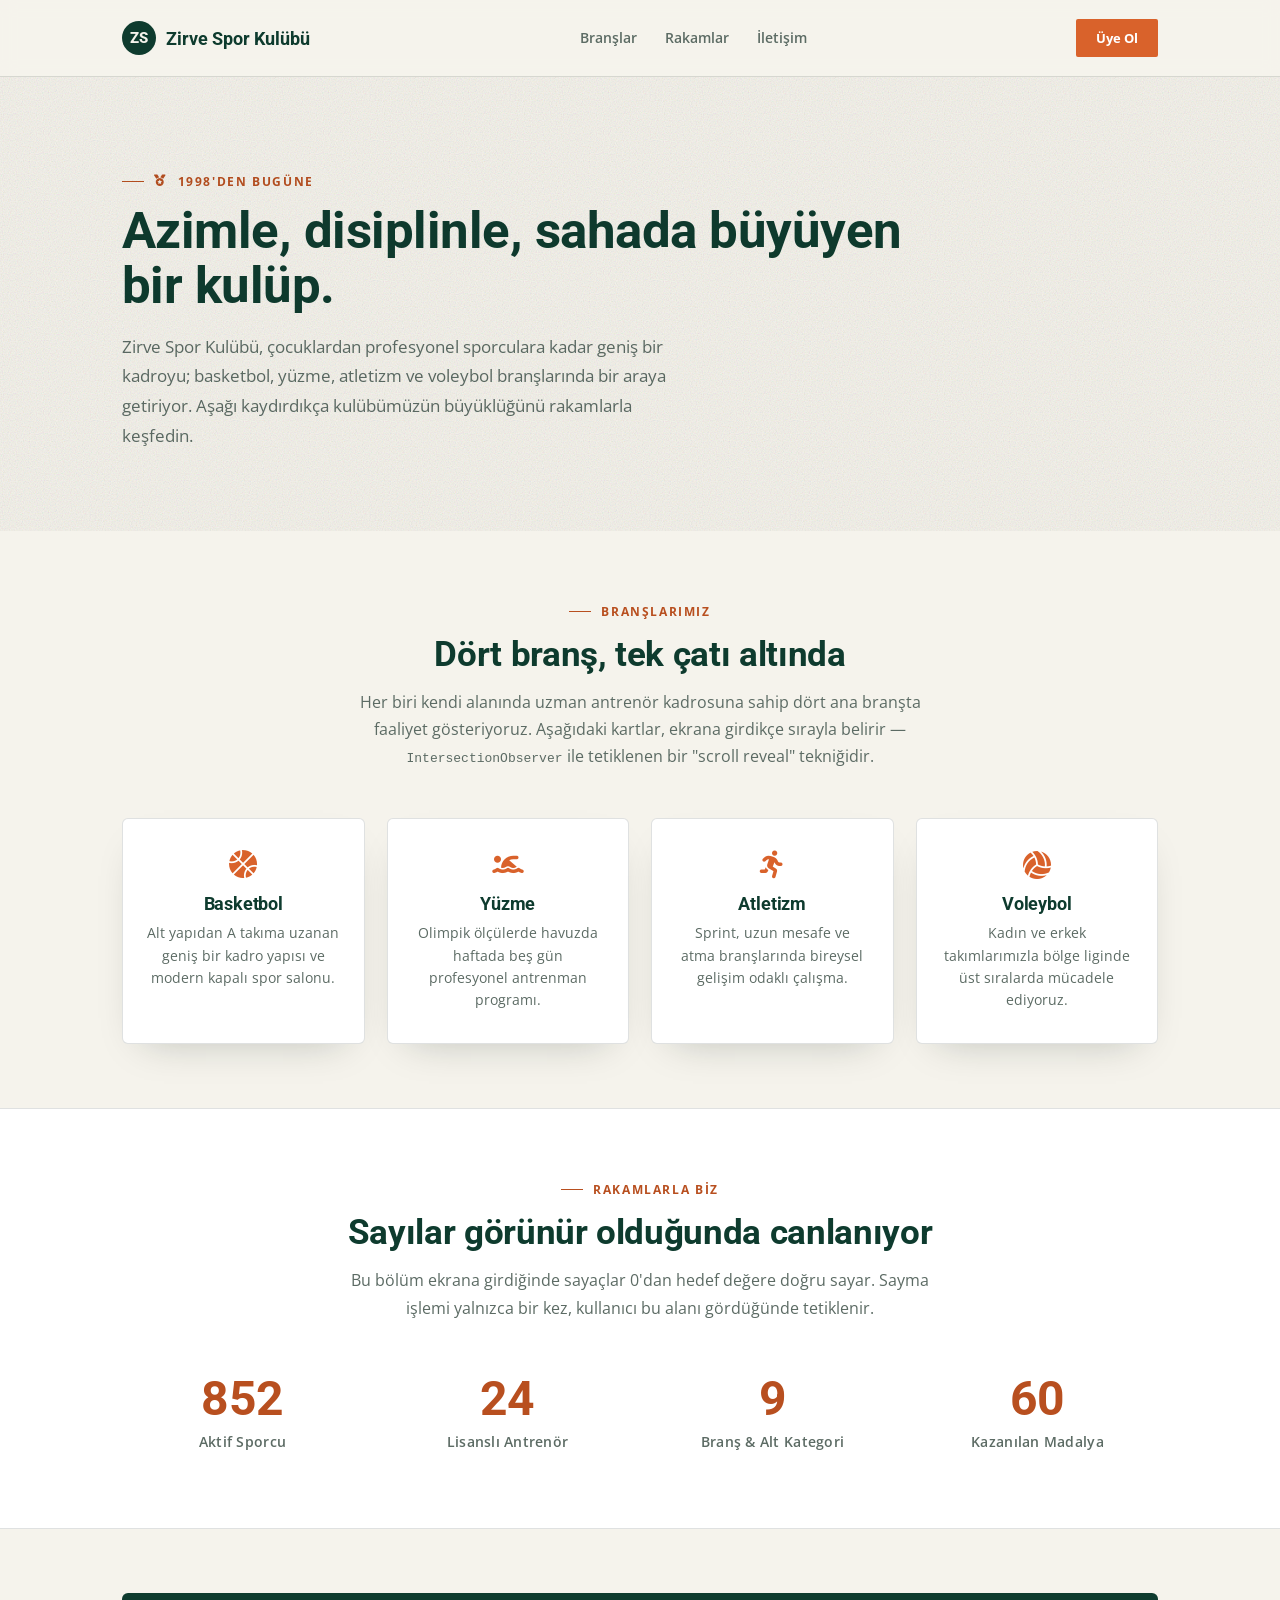
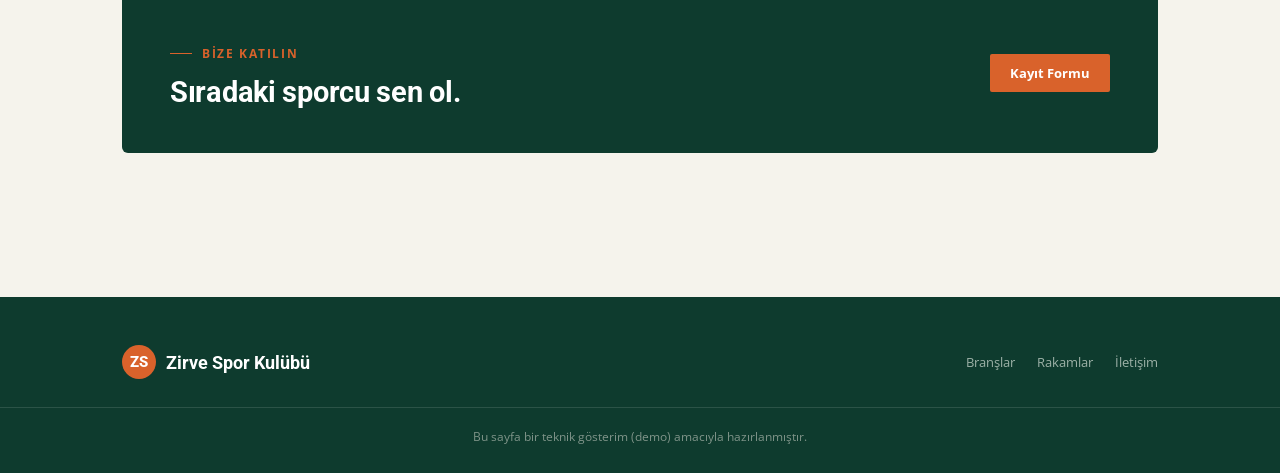
<file: 01-scroll-reveal-counter/index.html>
<!doctype html>
<html lang="tr">
<head>
<meta charset="UTF-8" />
<meta name="viewport" content="width=device-width, initial-scale=1.0" />
<title>Zirve Spor Kulübü — Kulübümüz Rakamlarla</title>
<link rel="preconnect" href="https://fonts.googleapis.com">
<link href="https://fonts.googleapis.com/css2?family=Open+Sans:wght@400;500;600;700&family=Roboto:wght@400;500;700;900&display=swap" rel="stylesheet">
<link rel="stylesheet" href="https://cdnjs.cloudflare.com/ajax/libs/font-awesome/6.5.1/css/all.min.css">
<link rel="stylesheet" href="style.css">
</head>
<body>

<header class="site-header">
  <div class="wrap">
    <div class="logo"><span class="logo-mark">ZS</span> Zirve Spor Kulübü</div>
    <nav class="site-nav">
      <a href="#branslar">Branşlar</a>
      <a href="#rakamlar">Rakamlar</a>
      <a href="#iletisim">İletişim</a>
    </nav>
    <a href="#kayit" class="nav-cta">Üye Ol</a>
  </div>
</header>

<section class="hero">
  <div class="wrap">
    <span class="eyebrow"><i class="fa-solid fa-medal"></i> 1998'den Bugüne</span>
    <h1>Azimle, disiplinle, sahada büyüyen bir kulüp.</h1>
    <p class="lead">Zirve Spor Kulübü, çocuklardan profesyonel sporculara kadar geniş bir kadroyu; basketbol, yüzme, atletizm ve voleybol branşlarında bir araya getiriyor. Aşağı kaydırdıkça kulübümüzün büyüklüğünü rakamlarla keşfedin.</p>
  </div>
</section>

<section id="branslar">
  <div class="wrap">
    <div class="section-title">
      <span class="eyebrow">Branşlarımız</span>
      <h2>Dört branş, tek çatı altında</h2>
      <p>Her biri kendi alanında uzman antrenör kadrosuna sahip dört ana branşta faaliyet gösteriyoruz. Aşağıdaki kartlar, ekrana girdikçe sırayla belirir — <code>IntersectionObserver</code> ile tetiklenen bir "scroll reveal" tekniğidir.</p>
    </div>

    <div class="reveal-group reveal-stagger">
      <div class="reveal-card">
        <i class="fa-solid fa-basketball"></i>
        <h3>Basketbol</h3>
        <p>Alt yapıdan A takıma uzanan geniş bir kadro yapısı ve modern kapalı spor salonu.</p>
      </div>
      <div class="reveal-card">
        <i class="fa-solid fa-person-swimming"></i>
        <h3>Yüzme</h3>
        <p>Olimpik ölçülerde havuzda haftada beş gün profesyonel antrenman programı.</p>
      </div>
      <div class="reveal-card">
        <i class="fa-solid fa-person-running"></i>
        <h3>Atletizm</h3>
        <p>Sprint, uzun mesafe ve atma branşlarında bireysel gelişim odaklı çalışma.</p>
      </div>
      <div class="reveal-card">
        <i class="fa-solid fa-volleyball"></i>
        <h3>Voleybol</h3>
        <p>Kadın ve erkek takımlarımızla bölge liginde üst sıralarda mücadele ediyoruz.</p>
      </div>
    </div>
  </div>
</section>

<section id="rakamlar" class="stats-section">
  <div class="wrap">
    <div class="section-title">
      <span class="eyebrow">Rakamlarla Biz</span>
      <h2>Sayılar görünür olduğunda canlanıyor</h2>
      <p>Bu bölüm ekrana girdiğinde sayaçlar 0'dan hedef değere doğru sayar. Sayma işlemi yalnızca bir kez, kullanıcı bu alanı gördüğünde tetiklenir.</p>
    </div>

    <div class="stats">
      <div class="stat-cell">
        <h2 data-target="1200">0</h2>
        <p>Aktif Sporcu</p>
      </div>
      <div class="stat-cell">
        <h2 data-target="35">0</h2>
        <p>Lisanslı Antrenör</p>
      </div>
      <div class="stat-cell">
        <h2 data-target="14">0</h2>
        <p>Branş &amp; Alt Kategori</p>
      </div>
      <div class="stat-cell">
        <h2 data-target="87">0</h2>
        <p>Kazanılan Madalya</p>
      </div>
    </div>
  </div>
</section>

<section id="iletisim">
  <div class="wrap reveal">
    <div class="cta-band">
      <div>
        <span class="eyebrow">Bize Katılın</span>
        <h2>Sıradaki sporcu sen ol.</h2>
      </div>
      <a href="#kayit" class="nav-cta">Kayıt Formu</a>
    </div>
  </div>
</section>

<footer class="site-footer">
  <div class="wrap">
    <div class="logo"><span class="logo-mark">ZS</span> Zirve Spor Kulübü</div>
    <div class="footer-links">
      <a href="#branslar">Branşlar</a>
      <a href="#rakamlar">Rakamlar</a>
      <a href="#iletisim">İletişim</a>
    </div>
  </div>
  <div class="footer-bottom">Bu sayfa bir teknik gösterim (demo) amacıyla hazırlanmıştır.</div>
</footer>

<script src="script.js"></script>
</body>
</html>
</file>
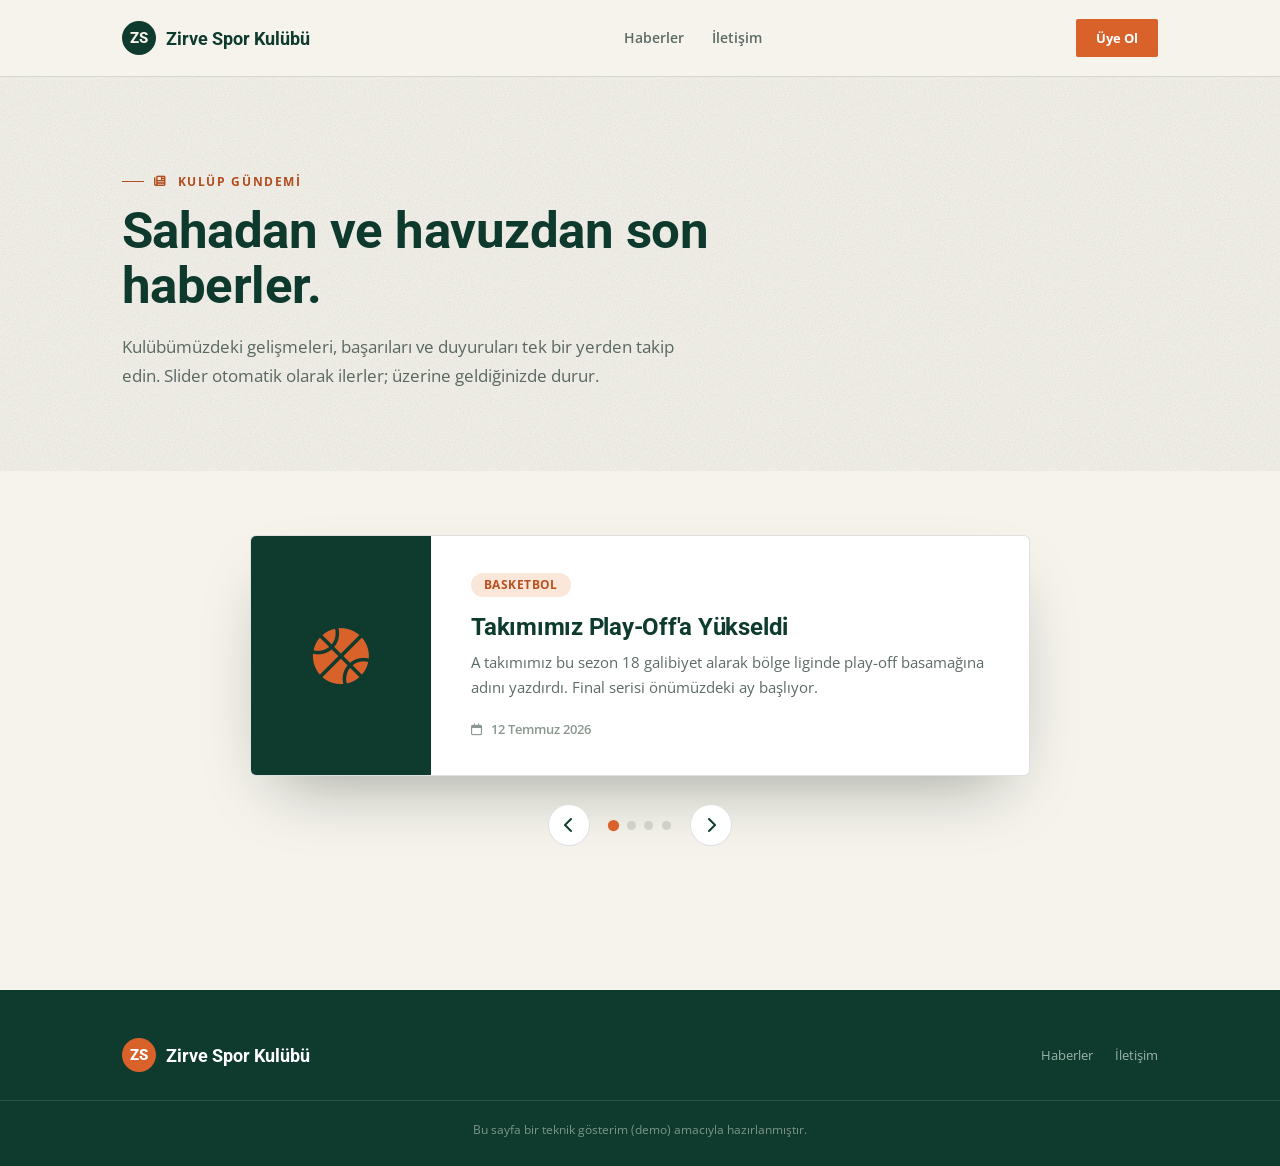
<file: 02-auto-slider/index.html>
<!doctype html>
<html lang="tr">
<head>
<meta charset="UTF-8" />
<meta name="viewport" content="width=device-width, initial-scale=1.0" />
<title>Zirve Spor Kulübü — Kulüp Haberleri</title>
<link rel="preconnect" href="https://fonts.googleapis.com">
<link href="https://fonts.googleapis.com/css2?family=Open+Sans:wght@400;500;600;700&family=Roboto:wght@400;500;700;900&display=swap" rel="stylesheet">
<link rel="stylesheet" href="https://cdnjs.cloudflare.com/ajax/libs/font-awesome/6.5.1/css/all.min.css">
<link rel="stylesheet" href="style.css">
</head>
<body>

<header class="site-header">
  <div class="wrap">
    <div class="logo"><span class="logo-mark">ZS</span> Zirve Spor Kulübü</div>
    <nav class="site-nav">
      <a href="#haberler">Haberler</a>
      <a href="#iletisim">İletişim</a>
    </nav>
    <a href="#" class="nav-cta">Üye Ol</a>
  </div>
</header>

<section class="hero">
  <div class="wrap">
    <span class="eyebrow"><i class="fa-solid fa-newspaper"></i> Kulüp Gündemi</span>
    <h1>Sahadan ve havuzdan son haberler.</h1>
    <p class="lead">Kulübümüzdeki gelişmeleri, başarıları ve duyuruları tek bir yerden takip edin. Slider otomatik olarak ilerler; üzerine geldiğinizde durur.</p>
  </div>
</section>

<section id="haberler">
  <div class="wrap">
    <div class="slider-wrap">
      <div class="slider" id="newsSlider">
        <div class="track" id="sliderTrack">

          <article class="card">
            <div class="card-media"><i class="fa-solid fa-basketball"></i></div>
            <div class="card-body">
              <span class="tag">Basketbol</span>
              <h2>Takımımız Play-Off'a Yükseldi</h2>
              <p>A takımımız bu sezon 18 galibiyet alarak bölge liginde play-off basamağına adını yazdırdı. Final serisi önümüzdeki ay başlıyor.</p>
              <span class="card-date"><i class="fa-regular fa-calendar"></i> 12 Temmuz 2026</span>
            </div>
          </article>

          <article class="card">
            <div class="card-media"><i class="fa-solid fa-person-swimming"></i></div>
            <div class="card-body">
              <span class="tag">Yüzme</span>
              <h2>Genç Yüzücümüzden Bölge Rekoru</h2>
              <p>17 yaşındaki sporcumuz 100m serbest stilde bölge rekorunu kırarak millî takım kampına davet edildi.</p>
              <span class="card-date"><i class="fa-regular fa-calendar"></i> 5 Temmuz 2026</span>
            </div>
          </article>

          <article class="card">
            <div class="card-media"><i class="fa-solid fa-person-running"></i></div>
            <div class="card-body">
              <span class="tag">Atletizm</span>
              <h2>Yeni Antrenörümüz Kadromuza Katıldı</h2>
              <p>Milli takım geçmişine sahip koçumuz, atletizm branşında teknik direktörlük görevine başladı.</p>
              <span class="card-date"><i class="fa-regular fa-calendar"></i> 28 Haziran 2026</span>
            </div>
          </article>

          <article class="card">
            <div class="card-media"><i class="fa-solid fa-volleyball"></i></div>
            <div class="card-body">
              <span class="tag">Kulüp Duyurusu</span>
              <h2>2026-2027 Sezonu Kayıtları Başladı</h2>
              <p>Tüm branşlar için yeni sezon kayıtları açıldı. Erken kayıt yaptıranlara özel forma hediyesi var.</p>
              <span class="card-date"><i class="fa-regular fa-calendar"></i> 20 Haziran 2026</span>
            </div>
          </article>

        </div>
      </div>

      <div class="controls">
        <button id="prevBtn" aria-label="Önceki"><i class="fa-solid fa-chevron-left"></i></button>
        <div class="dots" id="dots"></div>
        <button id="nextBtn" aria-label="Sonraki"><i class="fa-solid fa-chevron-right"></i></button>
      </div>
    </div>
  </div>
</section>

<footer class="site-footer">
  <div class="wrap">
    <div class="logo"><span class="logo-mark">ZS</span> Zirve Spor Kulübü</div>
    <div class="footer-links">
      <a href="#haberler">Haberler</a>
      <a href="#iletisim">İletişim</a>
    </div>
  </div>
  <div class="footer-bottom">Bu sayfa bir teknik gösterim (demo) amacıyla hazırlanmıştır.</div>
</footer>

<script src="script.js"></script>
</body>
</html>
</file>
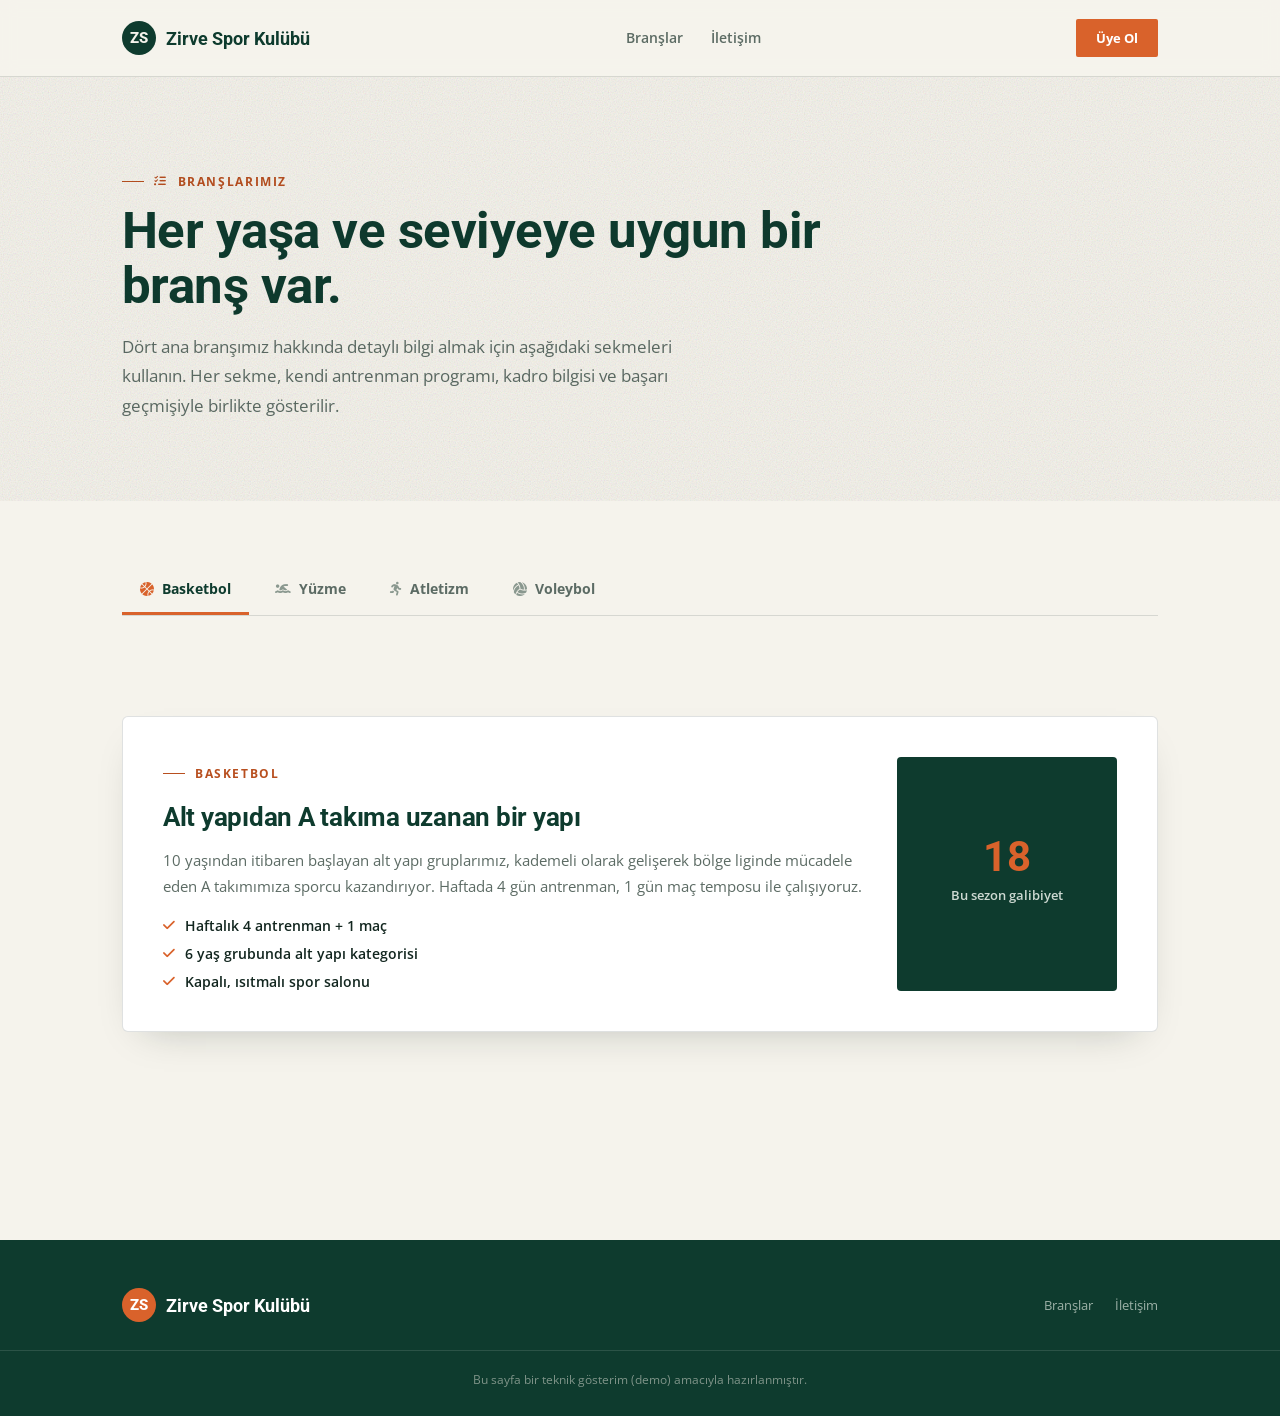
<file: 03-tab-system/index.html>
<!doctype html>
<html lang="tr">
<head>
<meta charset="UTF-8" />
<meta name="viewport" content="width=device-width, initial-scale=1.0" />
<title>Zirve Spor Kulübü — Branşlarımız</title>
<link rel="preconnect" href="https://fonts.googleapis.com">
<link href="https://fonts.googleapis.com/css2?family=Open+Sans:wght@400;500;600;700&family=Roboto:wght@400;500;700;900&display=swap" rel="stylesheet">
<link rel="stylesheet" href="https://cdnjs.cloudflare.com/ajax/libs/font-awesome/6.5.1/css/all.min.css">
<link rel="stylesheet" href="style.css">
</head>
<body>

<header class="site-header">
  <div class="wrap">
    <div class="logo"><span class="logo-mark">ZS</span> Zirve Spor Kulübü</div>
    <nav class="site-nav">
      <a href="#branslar">Branşlar</a>
      <a href="#iletisim">İletişim</a>
    </nav>
    <a href="#" class="nav-cta">Üye Ol</a>
  </div>
</header>

<section class="hero">
  <div class="wrap">
    <span class="eyebrow"><i class="fa-solid fa-list-check"></i> Branşlarımız</span>
    <h1>Her yaşa ve seviyeye uygun bir branş var.</h1>
    <p class="lead">Dört ana branşımız hakkında detaylı bilgi almak için aşağıdaki sekmeleri kullanın. Her sekme, kendi antrenman programı, kadro bilgisi ve başarı geçmişiyle birlikte gösterilir.</p>
  </div>
</section>

<section id="branslar">
  <div class="wrap">
    <div class="tab-bar">
      <button class="tab-btn active" data-tab="basketbol"><i class="fa-solid fa-basketball"></i> Basketbol</button>
      <button class="tab-btn" data-tab="yuzme"><i class="fa-solid fa-person-swimming"></i> Yüzme</button>
      <button class="tab-btn" data-tab="atletizm"><i class="fa-solid fa-person-running"></i> Atletizm</button>
      <button class="tab-btn" data-tab="voleybol"><i class="fa-solid fa-volleyball"></i> Voleybol</button>
    </div>

    <div class="tab-content">

      <section class="tab-pane active" id="tab-basketbol">
        <div class="pane-grid">
          <div class="pane-text">
            <span class="eyebrow">Basketbol</span>
            <h2>Alt yapıdan A takıma uzanan bir yapı</h2>
            <p>10 yaşından itibaren başlayan alt yapı gruplarımız, kademeli olarak gelişerek bölge liginde mücadele eden A takımımıza sporcu kazandırıyor. Haftada 4 gün antrenman, 1 gün maç temposu ile çalışıyoruz.</p>
            <ul class="pane-list">
              <li><i class="fa-solid fa-check"></i> Haftalık 4 antrenman + 1 maç</li>
              <li><i class="fa-solid fa-check"></i> 6 yaş grubunda alt yapı kategorisi</li>
              <li><i class="fa-solid fa-check"></i> Kapalı, ısıtmalı spor salonu</li>
            </ul>
          </div>
          <div class="pane-stat">
            <h3>18</h3><p>Bu sezon galibiyet</p>
          </div>
        </div>
      </section>

      <section class="tab-pane" id="tab-yuzme">
        <div class="pane-grid">
          <div class="pane-text">
            <span class="eyebrow">Yüzme</span>
            <h2>Olimpik havuzda profesyonel program</h2>
            <p>25 metre olimpik havuzumuzda, başlangıç seviyesinden yarışmacı sporcuya kadar geniş bir yelpazede eğitim veriyoruz. Su güvenliği eğitimleri de programımızın bir parçası.</p>
            <ul class="pane-list">
              <li><i class="fa-solid fa-check"></i> Haftada 5 gün antrenman</li>
              <li><i class="fa-solid fa-check"></i> Bölgesel ve ulusal yarışlara katılım</li>
              <li><i class="fa-solid fa-check"></i> Su güvenliği sertifika programı</li>
            </ul>
          </div>
          <div class="pane-stat">
            <h3>4</h3><p>Bölge rekoru</p>
          </div>
        </div>
      </section>

      <section class="tab-pane" id="tab-atletizm">
        <div class="pane-grid">
          <div class="pane-text">
            <span class="eyebrow">Atletizm</span>
            <h2>Sprint, mesafe ve atma branşlarında uzmanlık</h2>
            <p>Sporcularımız bireysel gelişim planlarıyla; sprint, uzun mesafe koşu ve atma branşlarında (gülle, disk) çalışıyor. Kondisyon ve teknik antrenmanlar ayrı gruplarda yürütülür.</p>
            <ul class="pane-list">
              <li><i class="fa-solid fa-check"></i> Bireysel gelişim takip sistemi</li>
              <li><i class="fa-solid fa-check"></i> Milli takım geçmişine sahip koç kadrosu</li>
              <li><i class="fa-solid fa-check"></i> Yaz kampı programı</li>
            </ul>
          </div>
          <div class="pane-stat">
            <h3>12</h3><p>Aktif yarışmacı</p>
          </div>
        </div>
      </section>

      <section class="tab-pane" id="tab-voleybol">
        <div class="pane-grid">
          <div class="pane-text">
            <span class="eyebrow">Voleybol</span>
            <h2>Kadın ve erkek takımlarıyla lig mücadelesi</h2>
            <p>Kadın ve erkek takımlarımız bölge liginde üst sıralarda yer alıyor. Genç sporcularımız için ayrı bir gelişim ligi de düzenliyoruz.</p>
            <ul class="pane-list">
              <li><i class="fa-solid fa-check"></i> Kadın ve erkek A takımı</li>
              <li><i class="fa-solid fa-check"></i> Genç gelişim ligi</li>
              <li><i class="fa-solid fa-check"></i> Haftada 4 antrenman</li>
            </ul>
          </div>
          <div class="pane-stat">
            <h3>2.</h3><p>Bölge ligi sırası</p>
          </div>
        </div>
      </section>

    </div>
  </div>
</section>

<footer class="site-footer">
  <div class="wrap">
    <div class="logo"><span class="logo-mark">ZS</span> Zirve Spor Kulübü</div>
    <div class="footer-links">
      <a href="#branslar">Branşlar</a>
      <a href="#iletisim">İletişim</a>
    </div>
  </div>
  <div class="footer-bottom">Bu sayfa bir teknik gösterim (demo) amacıyla hazırlanmıştır.</div>
</footer>

<script src="script.js"></script>
</body>
</html>
</file>
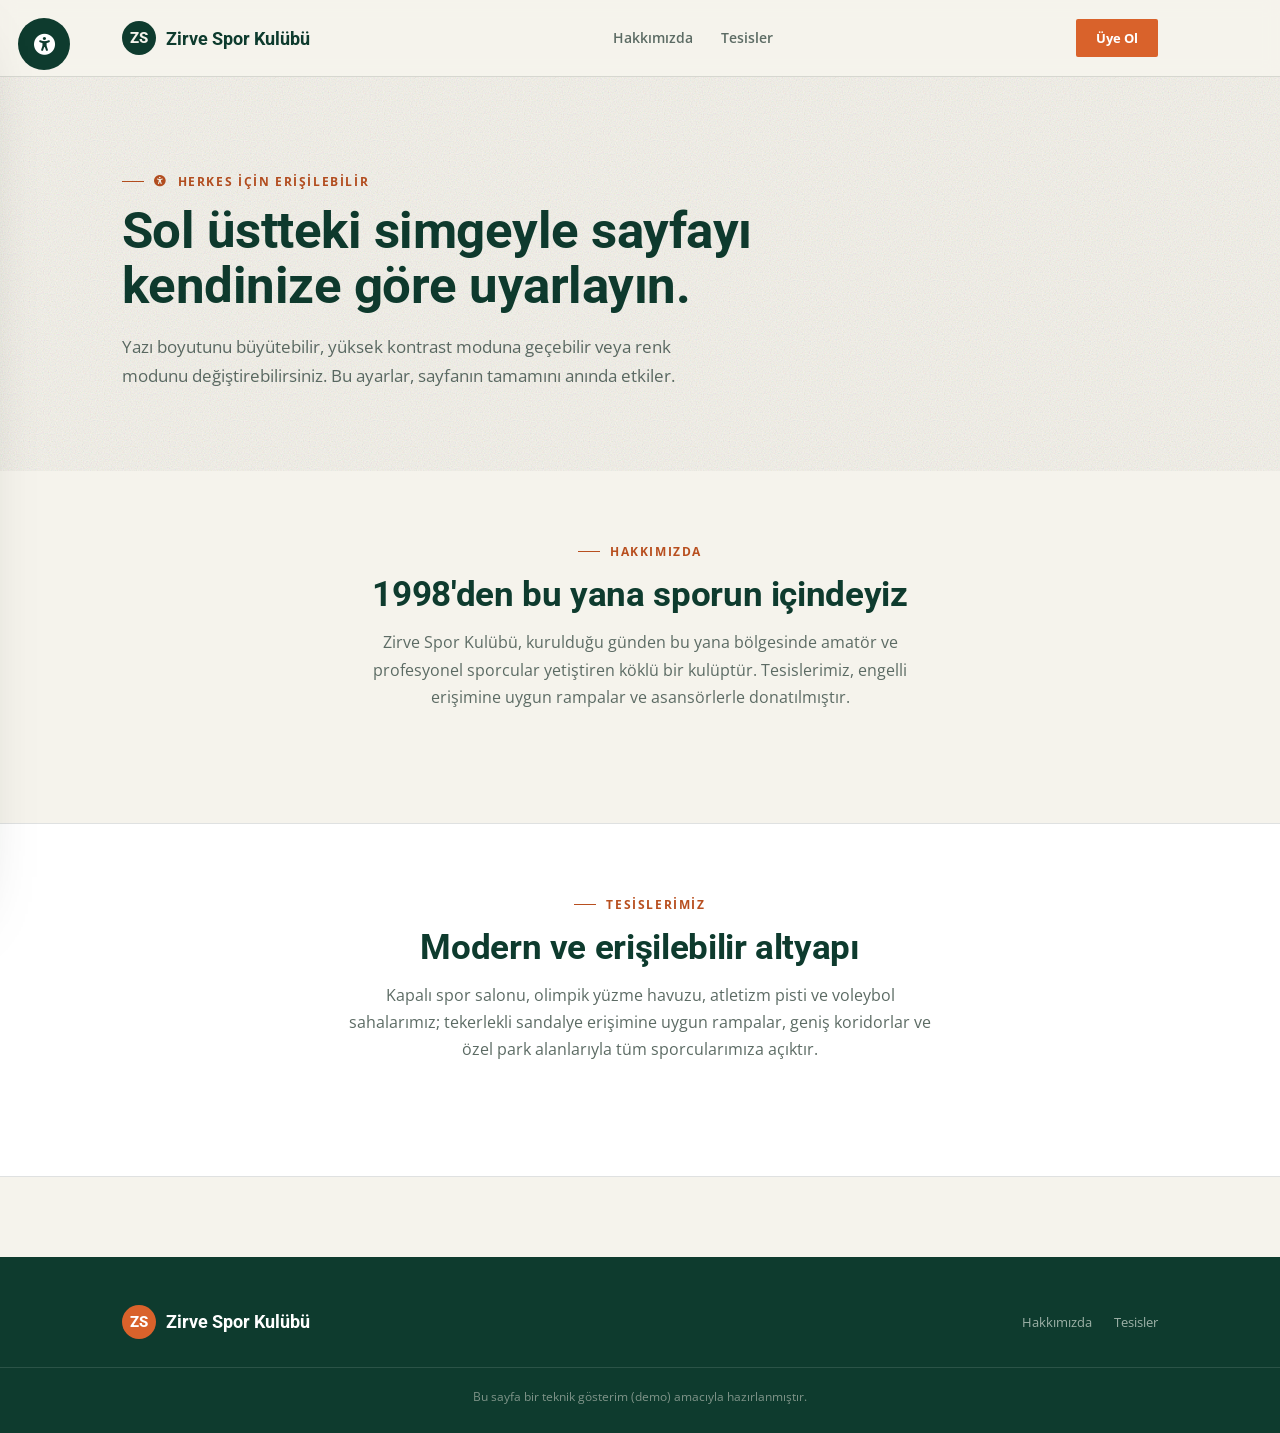
<file: 04-accessibility-panel/index.html>
<!doctype html>
<html lang="tr">
<head>
<meta charset="UTF-8" />
<meta name="viewport" content="width=device-width, initial-scale=1.0" />
<title>Zirve Spor Kulübü — Erişilebilirlik</title>
<link rel="preconnect" href="https://fonts.googleapis.com">
<link href="https://fonts.googleapis.com/css2?family=Open+Sans:wght@400;500;600;700&family=Roboto:wght@400;500;700;900&display=swap" rel="stylesheet">
<link rel="stylesheet" href="https://cdnjs.cloudflare.com/ajax/libs/font-awesome/6.5.1/css/all.min.css">
<link rel="stylesheet" href="style.css">
</head>
<body>

<button id="accessBtn" class="access-toggle" aria-label="Erişilebilirlik Ayarları">
  <i class="fa-solid fa-universal-access"></i>
</button>

<aside id="accessibilityPanel" class="access-panel">
  <div class="access-header">
    <h2><i class="fa-solid fa-universal-access"></i> Erişilebilirlik</h2>
    <button id="closePanel" class="close-btn" aria-label="Kapat"><i class="fa-solid fa-xmark"></i></button>
  </div>

  <div class="group">
    <p>Yazı Boyutu</p>
    <div class="btn-row">
      <button id="textSizeDown" class="chip"><i class="fa-solid fa-minus"></i></button>
      <span id="textSizeLabel" class="chip-label">Normal</span>
      <button id="textSizeUp" class="chip"><i class="fa-solid fa-plus"></i></button>
    </div>
  </div>

  <div class="group">
    <p>Kontrast</p>
    <button id="contrastBtn" class="full-btn"><i class="fa-solid fa-circle-half-stroke"></i> Yüksek Kontrast Aç/Kapat</button>
  </div>

  <div class="group">
    <p>Renk Modu</p>
    <div class="color-options">
      <button class="color-btn active" data-mode="normal">Normal</button>
      <button class="color-btn" data-mode="mono">Gri Tonlama</button>
      <button class="color-btn" data-mode="warm">Sıcak Ton</button>
    </div>
  </div>

  <div class="group">
    <p>Odak Vurgusu</p>
    <button id="focusBtn" class="full-btn"><i class="fa-solid fa-crosshairs"></i> Bağlantı Vurgusunu Aç/Kapat</button>
  </div>

  <button id="resetBtn" class="reset-btn">Ayarları Sıfırla</button>
</aside>

<header class="site-header">
  <div class="wrap">
    <div class="logo"><span class="logo-mark">ZS</span> Zirve Spor Kulübü</div>
    <nav class="site-nav">
      <a href="#hakkimizda">Hakkımızda</a>
      <a href="#tesisler">Tesisler</a>
    </nav>
    <a href="#" class="nav-cta">Üye Ol</a>
  </div>
</header>

<section class="hero">
  <div class="wrap">
    <span class="eyebrow"><i class="fa-solid fa-universal-access"></i> Herkes İçin Erişilebilir</span>
    <h1>Sol üstteki simgeyle sayfayı kendinize göre uyarlayın.</h1>
    <p class="lead">Yazı boyutunu büyütebilir, yüksek kontrast moduna geçebilir veya renk modunu değiştirebilirsiniz. Bu ayarlar, sayfanın tamamını anında etkiler.</p>
  </div>
</section>

<section id="hakkimizda">
  <div class="wrap">
    <div class="section-title">
      <span class="eyebrow">Hakkımızda</span>
      <h2>1998'den bu yana sporun içindeyiz</h2>
      <p>Zirve Spor Kulübü, kurulduğu günden bu yana bölgesinde amatör ve profesyonel sporcular yetiştiren köklü bir kulüptür. Tesislerimiz, engelli erişimine uygun rampalar ve asansörlerle donatılmıştır.</p>
    </div>
  </div>
</section>

<section id="tesisler" style="background:var(--panel); border-top:1px solid var(--line); border-bottom:1px solid var(--line);">
  <div class="wrap">
    <div class="section-title">
      <span class="eyebrow">Tesislerimiz</span>
      <h2>Modern ve erişilebilir altyapı</h2>
      <p>Kapalı spor salonu, olimpik yüzme havuzu, atletizm pisti ve voleybol sahalarımız; tekerlekli sandalye erişimine uygun rampalar, geniş koridorlar ve özel park alanlarıyla tüm sporcularımıza açıktır.</p>
    </div>
  </div>
</section>

<footer class="site-footer">
  <div class="wrap">
    <div class="logo"><span class="logo-mark">ZS</span> Zirve Spor Kulübü</div>
    <div class="footer-links">
      <a href="#hakkimizda">Hakkımızda</a>
      <a href="#tesisler">Tesisler</a>
    </div>
  </div>
  <div class="footer-bottom">Bu sayfa bir teknik gösterim (demo) amacıyla hazırlanmıştır.</div>
</footer>

<script src="script.js"></script>
</body>
</html>
</file>
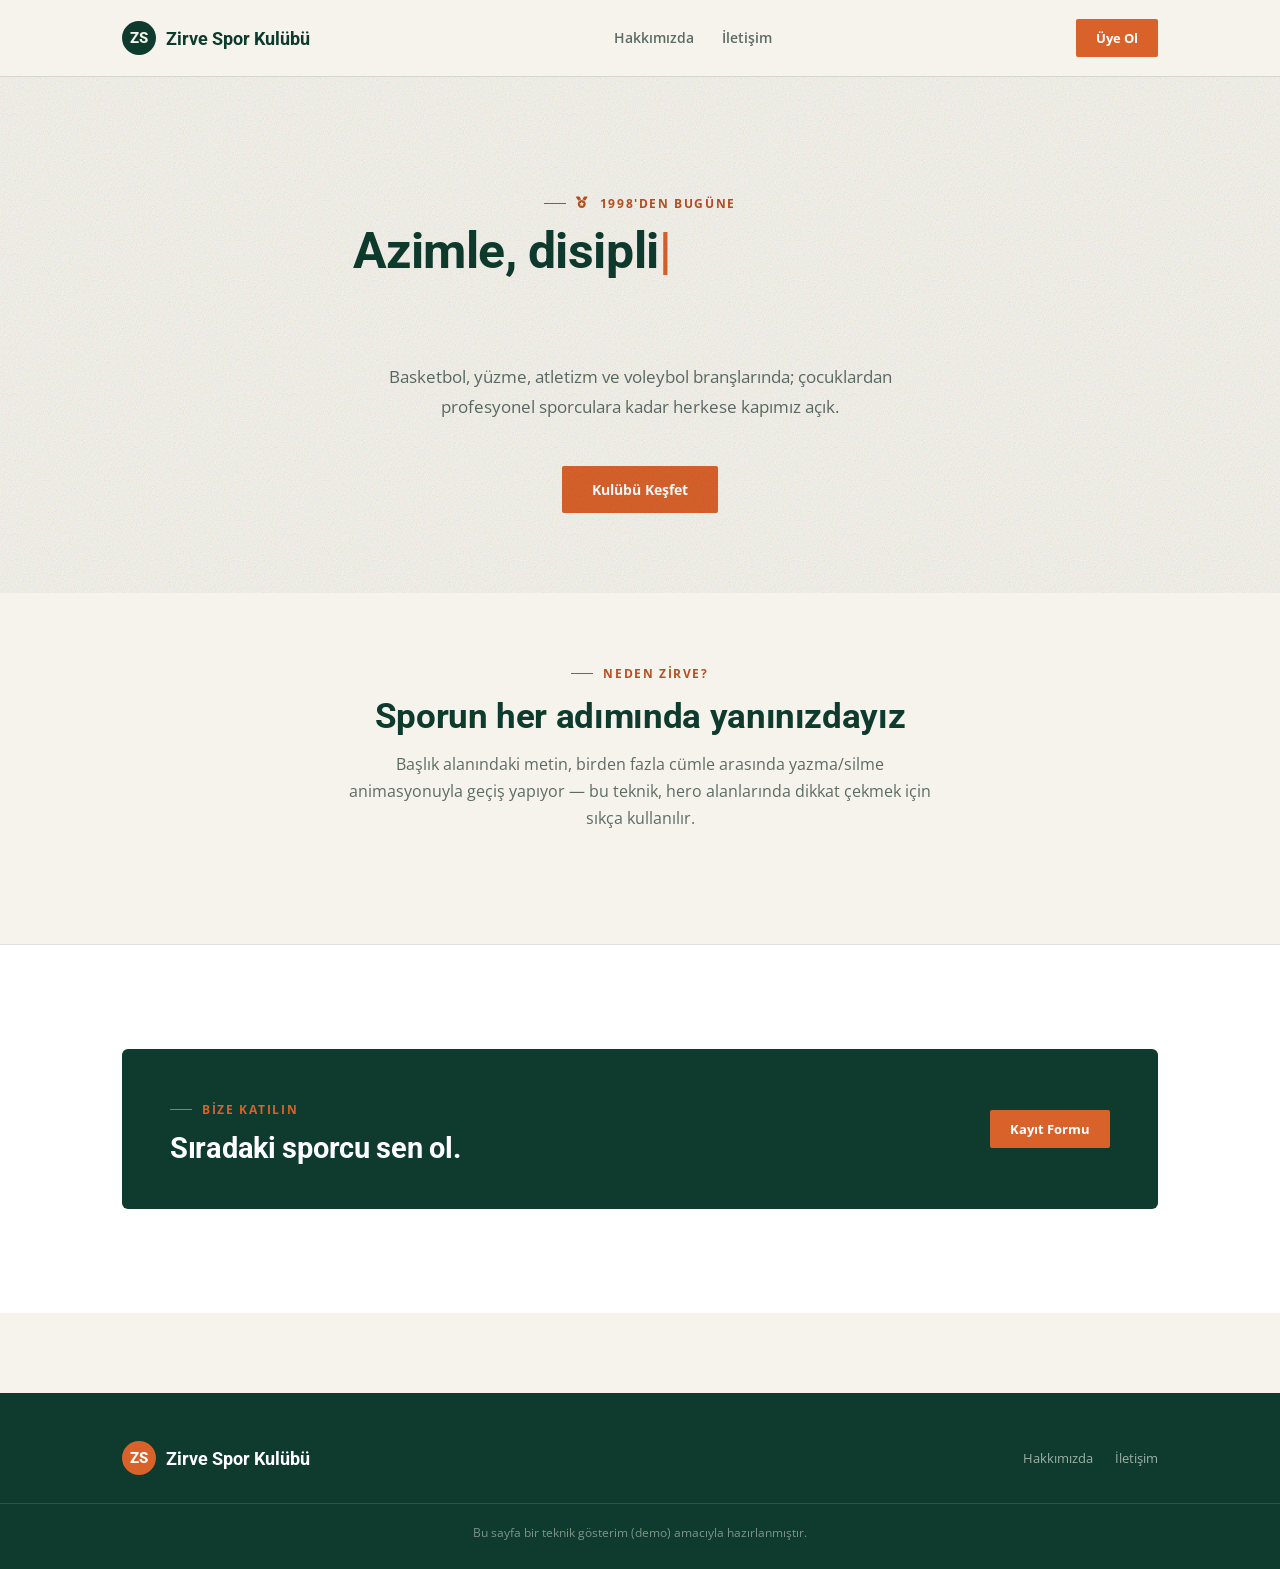
<file: 05-typewriter/index.html>
<!doctype html>
<html lang="tr">
<head>
<meta charset="UTF-8" />
<meta name="viewport" content="width=device-width, initial-scale=1.0" />
<title>Zirve Spor Kulübü</title>
<link rel="preconnect" href="https://fonts.googleapis.com">
<link href="https://fonts.googleapis.com/css2?family=Open+Sans:wght@400;500;600;700&family=Roboto:wght@400;500;700;900&display=swap" rel="stylesheet">
<link rel="stylesheet" href="https://cdnjs.cloudflare.com/ajax/libs/font-awesome/6.5.1/css/all.min.css">
<link rel="stylesheet" href="style.css">
</head>
<body>

<header class="site-header">
  <div class="wrap">
    <div class="logo"><span class="logo-mark">ZS</span> Zirve Spor Kulübü</div>
    <nav class="site-nav">
      <a href="#hakkimizda">Hakkımızda</a>
      <a href="#iletisim">İletişim</a>
    </nav>
    <a href="#" class="nav-cta">Üye Ol</a>
  </div>
</header>

<section class="hero typewriter-hero">
  <div class="wrap">
    <span class="eyebrow"><i class="fa-solid fa-medal"></i> 1998'den Bugüne</span>
    <h1>
      <span id="typewriter"></span><span class="cursor">|</span>
    </h1>
    <p class="lead">Basketbol, yüzme, atletizm ve voleybol branşlarında; çocuklardan profesyonel sporculara kadar herkese kapımız açık.</p>
    <a href="#iletisim" class="nav-cta big">Kulübü Keşfet</a>
  </div>
</section>

<section id="hakkimizda">
  <div class="wrap">
    <div class="section-title">
      <span class="eyebrow">Neden Zirve?</span>
      <h2>Sporun her adımında yanınızdayız</h2>
      <p>Başlık alanındaki metin, birden fazla cümle arasında yazma/silme animasyonuyla geçiş yapıyor — bu teknik, hero alanlarında dikkat çekmek için sıkça kullanılır.</p>
    </div>
  </div>
</section>

<section id="iletisim" style="background:var(--panel); border-top:1px solid var(--line);">
  <div class="wrap reveal">
    <div class="cta-band">
      <div>
        <span class="eyebrow">Bize Katılın</span>
        <h2>Sıradaki sporcu sen ol.</h2>
      </div>
      <a href="#" class="nav-cta">Kayıt Formu</a>
    </div>
  </div>
</section>

<footer class="site-footer">
  <div class="wrap">
    <div class="logo"><span class="logo-mark">ZS</span> Zirve Spor Kulübü</div>
    <div class="footer-links">
      <a href="#hakkimizda">Hakkımızda</a>
      <a href="#iletisim">İletişim</a>
    </div>
  </div>
  <div class="footer-bottom">Bu sayfa bir teknik gösterim (demo) amacıyla hazırlanmıştır.</div>
</footer>

<script src="script.js"></script>
</body>
</html>
</file>
<file: 01-scroll-reveal-counter/style.css>
/* ===================================================================
   ZİRVE SPOR KULÜBÜ — ORTAK TASARIM SİSTEMİ (DESIGN TOKENS)
   Editöryal, gazete tadında kurumsal tasarım dili.
=================================================================== */
:root{
  --ink:#0e3b2e;
  --ink-2:#12261f;
  --slate:#5c6b64;
  --slate-light:#8a988f;
  --paper:#f5f3ec;
  --panel:#ffffff;
  --line:rgba(14,30,23,.13);
  --line-soft:rgba(14,30,23,.07);

  --accent:#d9622b;
  --accent-deep:#b84f1f;
  --accent-soft:#fbe7da;
  --gold:#a67c3d;

  --r-lg:6px;
  --r-md:4px;
  --r-sm:2px;

  --ease:cubic-bezier(.19,1,.22,1);
  --serif:'Roboto', Arial, sans-serif;
  --sans:'Open Sans', Arial, sans-serif;

  --shadow-soft:0 16px 40px -22px rgba(14,30,23,.28);
  --shadow-deep:0 30px 70px -28px rgba(14,30,23,.4);
  --grain:url("data:image/svg+xml,%3Csvg xmlns='http://www.w3.org/2000/svg' width='140' height='140'%3E%3Cfilter id='n'%3E%3CfeTurbulence type='fractalNoise' baseFrequency='0.85' numOctaves='2' stitchTiles='stitch'/%3E%3C/filter%3E%3Crect width='100%25' height='100%25' filter='url(%23n)' opacity='0.5'/%3E%3C/svg%3E");
}
*{box-sizing:border-box;}
html{scroll-behavior:smooth;}
body{
  margin:0; padding:0; background:var(--paper); color:var(--ink-2);
  font-family:var(--sans); -webkit-font-smoothing:antialiased; overflow-x:hidden;
}
img{max-width:100%; display:block;}
a{color:inherit; text-decoration:none;}
.wrap{max-width:1100px; margin:0 auto; padding:0 32px;}
button{font-family:inherit;}
h1,h2,h3,h4{font-family:var(--serif); margin:0; color:var(--ink); letter-spacing:-.01em; font-weight:700;}

.eyebrow{display:inline-flex; align-items:center; gap:10px; font-size:11.5px; font-weight:700; letter-spacing:.14em; text-transform:uppercase; color:var(--accent-deep); margin-bottom:14px;}
.eyebrow::before{content:''; width:22px; height:1px; background:var(--accent-deep);}

/* ---------- header ---------- */
.site-header{
  position:sticky; top:0; z-index:100;
  background:rgba(245,243,236,.92); backdrop-filter:blur(8px);
  border-bottom:1px solid var(--line);
}
.site-header .wrap{display:flex; align-items:center; justify-content:space-between; height:76px;}
.logo{display:flex; align-items:center; gap:10px; font-family:var(--serif); font-weight:700; font-size:18px; color:var(--ink);}
.logo-mark{width:34px; height:34px; border-radius:50%; background:var(--ink); color:var(--paper); display:flex; align-items:center; justify-content:center; font-size:15px; font-weight:800;}
.site-nav{display:flex; gap:28px; font-size:13.5px; font-weight:600; color:var(--slate);}
.site-nav a:hover{color:var(--ink);}
.nav-cta{background:var(--accent); color:#fff !important; padding:10px 20px; border-radius:var(--r-sm); font-weight:700; font-size:13px; transition:.25s var(--ease);}
.nav-cta:hover{background:var(--accent-deep);}

/* ---------- hero ---------- */
.hero{position:relative; padding:88px 0 64px; overflow:hidden;}
.hero::after{content:''; position:absolute; inset:0; background:var(--grain); opacity:.5; pointer-events:none; mix-blend-mode:multiply;}
.hero h1{font-size:clamp(2.2rem, 4vw, 3.4rem); line-height:1.08; max-width:780px;}
.hero p.lead{font-size:16.5px; color:var(--slate); max-width:560px; line-height:1.8; margin-top:18px;}

/* ---------- footer ---------- */
.site-footer{background:var(--ink); color:#cdd9d2; padding:48px 0 28px; margin-top:80px;}
.site-footer .wrap{display:flex; justify-content:space-between; align-items:center; flex-wrap:wrap; gap:16px;}
.site-footer .logo{color:#fff;}
.site-footer .logo-mark{background:var(--accent); color:#fff;}
.footer-links{display:flex; gap:22px; font-size:13px; color:#9db1a7;}
.footer-links a:hover{color:#fff;}
.footer-bottom{border-top:1px solid rgba(255,255,255,.12); margin-top:28px; padding-top:20px; font-size:12px; color:#7f9489; text-align:center;}

/* ---------- reveal-on-scroll (shared) ---------- */
.reveal{opacity:0; transform:translateY(24px); transition:opacity .9s var(--ease), transform .9s var(--ease);}
.reveal.in{opacity:1; transform:translateY(0);}
.reveal-stagger > *{opacity:0; transform:translateY(20px); transition:opacity .8s var(--ease), transform .8s var(--ease);}
.reveal-stagger.in > *{opacity:1; transform:translateY(0);}
.reveal-stagger.in > *:nth-child(1){transition-delay:.03s;}
.reveal-stagger.in > *:nth-child(2){transition-delay:.1s;}
.reveal-stagger.in > *:nth-child(3){transition-delay:.17s;}
.reveal-stagger.in > *:nth-child(4){transition-delay:.24s;}

.section-title{max-width:600px; margin:0 auto 48px; text-align:center;}
.section-title .eyebrow{justify-content:center;}
.section-title h2{font-size:clamp(1.6rem,3vw,2.2rem);}
.section-title p{color:var(--slate); margin-top:14px; line-height:1.7;}

section{padding:64px 0;}

/* ---------- sayfa özel: branş kartları ---------- */
.reveal-group{
  display:grid;
  grid-template-columns:repeat(4, 1fr);
  gap:22px;
}
.reveal-card{
  background:var(--panel);
  border:1px solid var(--line);
  border-radius:var(--r-lg);
  padding:32px 24px;
  text-align:center;
  box-shadow:var(--shadow-soft);
  transition:transform .35s var(--ease), box-shadow .35s var(--ease);
}
.reveal-card:hover{
  transform:translateY(-6px);
  box-shadow:var(--shadow-deep);
}
.reveal-card i{
  font-size:28px;
  color:var(--accent);
  margin-bottom:14px;
}
.reveal-card h3{ font-size:18px; margin-bottom:8px; }
.reveal-card p{ color:var(--slate); font-size:13.5px; line-height:1.65; margin:0; }

/* ---------- istatistik bölümü ---------- */
.stats-section{ background:var(--panel); border-top:1px solid var(--line); border-bottom:1px solid var(--line); }
.stats{
  display:grid;
  grid-template-columns:repeat(4, 1fr);
  gap:24px;
  text-align:center;
}
.stat-cell h2{
  font-size:3rem;
  color:var(--accent-deep);
}
.stat-cell p{
  color:var(--slate);
  margin-top:6px;
  font-weight:600;
  font-size:13.5px;
  letter-spacing:.02em;
}

/* ---------- CTA bandı ---------- */
.cta-band{
  background:var(--ink);
  color:#fff;
  border-radius:var(--r-lg);
  padding:44px 48px;
  display:flex;
  align-items:center;
  justify-content:space-between;
  flex-wrap:wrap;
  gap:20px;
}
.cta-band h2{ color:#fff; font-size:1.8rem; }
.cta-band .eyebrow{ color:var(--accent); }
.cta-band .eyebrow::before{ background:var(--accent); }

@media(max-width:900px){
  .reveal-group{ grid-template-columns:repeat(2,1fr); }
  .stats{ grid-template-columns:repeat(2,1fr); }
}
</file>
<file: 02-auto-slider/style.css>
/* ===================================================================
   ZİRVE SPOR KULÜBÜ — ORTAK TASARIM SİSTEMİ (DESIGN TOKENS)
   Editöryal, gazete tadında kurumsal tasarım dili.
=================================================================== */
:root{
  --ink:#0e3b2e;
  --ink-2:#12261f;
  --slate:#5c6b64;
  --slate-light:#8a988f;
  --paper:#f5f3ec;
  --panel:#ffffff;
  --line:rgba(14,30,23,.13);
  --line-soft:rgba(14,30,23,.07);

  --accent:#d9622b;
  --accent-deep:#b84f1f;
  --accent-soft:#fbe7da;
  --gold:#a67c3d;

  --r-lg:6px;
  --r-md:4px;
  --r-sm:2px;

  --ease:cubic-bezier(.19,1,.22,1);
  --serif:'Roboto', Arial, sans-serif;
  --sans:'Open Sans', Arial, sans-serif;

  --shadow-soft:0 16px 40px -22px rgba(14,30,23,.28);
  --shadow-deep:0 30px 70px -28px rgba(14,30,23,.4);
  --grain:url("data:image/svg+xml,%3Csvg xmlns='http://www.w3.org/2000/svg' width='140' height='140'%3E%3Cfilter id='n'%3E%3CfeTurbulence type='fractalNoise' baseFrequency='0.85' numOctaves='2' stitchTiles='stitch'/%3E%3C/filter%3E%3Crect width='100%25' height='100%25' filter='url(%23n)' opacity='0.5'/%3E%3C/svg%3E");
}
*{box-sizing:border-box;}
html{scroll-behavior:smooth;}
body{
  margin:0; padding:0; background:var(--paper); color:var(--ink-2);
  font-family:var(--sans); -webkit-font-smoothing:antialiased; overflow-x:hidden;
}
img{max-width:100%; display:block;}
a{color:inherit; text-decoration:none;}
.wrap{max-width:1100px; margin:0 auto; padding:0 32px;}
button{font-family:inherit;}
h1,h2,h3,h4{font-family:var(--serif); margin:0; color:var(--ink); letter-spacing:-.01em; font-weight:700;}

.eyebrow{display:inline-flex; align-items:center; gap:10px; font-size:11.5px; font-weight:700; letter-spacing:.14em; text-transform:uppercase; color:var(--accent-deep); margin-bottom:14px;}
.eyebrow::before{content:''; width:22px; height:1px; background:var(--accent-deep);}

/* ---------- header ---------- */
.site-header{
  position:sticky; top:0; z-index:100;
  background:rgba(245,243,236,.92); backdrop-filter:blur(8px);
  border-bottom:1px solid var(--line);
}
.site-header .wrap{display:flex; align-items:center; justify-content:space-between; height:76px;}
.logo{display:flex; align-items:center; gap:10px; font-family:var(--serif); font-weight:700; font-size:18px; color:var(--ink);}
.logo-mark{width:34px; height:34px; border-radius:50%; background:var(--ink); color:var(--paper); display:flex; align-items:center; justify-content:center; font-size:15px; font-weight:800;}
.site-nav{display:flex; gap:28px; font-size:13.5px; font-weight:600; color:var(--slate);}
.site-nav a:hover{color:var(--ink);}
.nav-cta{background:var(--accent); color:#fff !important; padding:10px 20px; border-radius:var(--r-sm); font-weight:700; font-size:13px; transition:.25s var(--ease);}
.nav-cta:hover{background:var(--accent-deep);}

/* ---------- hero ---------- */
.hero{position:relative; padding:88px 0 64px; overflow:hidden;}
.hero::after{content:''; position:absolute; inset:0; background:var(--grain); opacity:.5; pointer-events:none; mix-blend-mode:multiply;}
.hero h1{font-size:clamp(2.2rem, 4vw, 3.4rem); line-height:1.08; max-width:780px;}
.hero p.lead{font-size:16.5px; color:var(--slate); max-width:560px; line-height:1.8; margin-top:18px;}

/* ---------- footer ---------- */
.site-footer{background:var(--ink); color:#cdd9d2; padding:48px 0 28px; margin-top:80px;}
.site-footer .wrap{display:flex; justify-content:space-between; align-items:center; flex-wrap:wrap; gap:16px;}
.site-footer .logo{color:#fff;}
.site-footer .logo-mark{background:var(--accent); color:#fff;}
.footer-links{display:flex; gap:22px; font-size:13px; color:#9db1a7;}
.footer-links a:hover{color:#fff;}
.footer-bottom{border-top:1px solid rgba(255,255,255,.12); margin-top:28px; padding-top:20px; font-size:12px; color:#7f9489; text-align:center;}

/* ---------- reveal-on-scroll (shared) ---------- */
.reveal{opacity:0; transform:translateY(24px); transition:opacity .9s var(--ease), transform .9s var(--ease);}
.reveal.in{opacity:1; transform:translateY(0);}
.reveal-stagger > *{opacity:0; transform:translateY(20px); transition:opacity .8s var(--ease), transform .8s var(--ease);}
.reveal-stagger.in > *{opacity:1; transform:translateY(0);}
.reveal-stagger.in > *:nth-child(1){transition-delay:.03s;}
.reveal-stagger.in > *:nth-child(2){transition-delay:.1s;}
.reveal-stagger.in > *:nth-child(3){transition-delay:.17s;}
.reveal-stagger.in > *:nth-child(4){transition-delay:.24s;}

.section-title{max-width:600px; margin:0 auto 48px; text-align:center;}
.section-title .eyebrow{justify-content:center;}
.section-title h2{font-size:clamp(1.6rem,3vw,2.2rem);}
.section-title p{color:var(--slate); margin-top:14px; line-height:1.7;}

section{padding:64px 0;}

/* ---------- slider ---------- */
.slider-wrap{ max-width:780px; margin:0 auto; }
.slider{
  overflow:hidden;
  border-radius:var(--r-lg);
  border:1px solid var(--line);
  background:var(--panel);
  box-shadow:var(--shadow-deep);
}
.track{
  display:flex;
  transition:transform .6s var(--ease);
}
.card{
  min-width:100%;
  display:grid;
  grid-template-columns:180px 1fr;
  align-items:stretch;
}
.card-media{
  background:var(--ink);
  display:flex;
  align-items:center;
  justify-content:center;
  font-size:56px;
  color:var(--accent);
}
.card-body{ padding:36px 40px; }
.tag{
  display:inline-block;
  background:var(--accent-soft);
  color:var(--accent-deep);
  font-size:11.5px;
  font-weight:700;
  letter-spacing:.04em;
  text-transform:uppercase;
  padding:.3rem .8rem;
  border-radius:99px;
  margin-bottom:.9rem;
}
.card-body h2{ font-size:1.5rem; margin-bottom:.6rem; line-height:1.25; }
.card-body p{ color:var(--slate); margin:0 0 1rem; line-height:1.7; font-size:14.5px; }
.card-date{ font-size:12.5px; color:var(--slate-light); font-weight:600; }
.card-date i{ margin-right:6px; }

.controls{
  display:flex;
  align-items:center;
  justify-content:center;
  gap:1.2rem;
  margin-top:1.8rem;
}
.controls button{
  width:42px; height:42px;
  border-radius:50%;
  border:1px solid var(--line);
  background:var(--panel);
  font-size:1rem;
  color:var(--ink);
  cursor:pointer;
  transition:.25s var(--ease);
}
.controls button:hover{ background:var(--ink); color:#fff; border-color:var(--ink); }

.dots{ display:flex; gap:.55rem; }
.dot{
  width:9px; height:9px;
  border-radius:50%;
  background:var(--line);
  cursor:pointer;
  transition:background .2s, transform .2s;
}
.dot.active{ background:var(--accent); transform:scale(1.25); }

@media(max-width:640px){
  .card{ grid-template-columns:1fr; }
  .card-media{ padding:32px; font-size:40px; }
}
</file>
<file: 03-tab-system/style.css>
/* ===================================================================
   ZİRVE SPOR KULÜBÜ — ORTAK TASARIM SİSTEMİ (DESIGN TOKENS)
   Editöryal, gazete tadında kurumsal tasarım dili.
=================================================================== */
:root{
  --ink:#0e3b2e;
  --ink-2:#12261f;
  --slate:#5c6b64;
  --slate-light:#8a988f;
  --paper:#f5f3ec;
  --panel:#ffffff;
  --line:rgba(14,30,23,.13);
  --line-soft:rgba(14,30,23,.07);

  --accent:#d9622b;
  --accent-deep:#b84f1f;
  --accent-soft:#fbe7da;
  --gold:#a67c3d;

  --r-lg:6px;
  --r-md:4px;
  --r-sm:2px;

  --ease:cubic-bezier(.19,1,.22,1);
  --serif:'Roboto', Arial, sans-serif;
  --sans:'Open Sans', Arial, sans-serif;

  --shadow-soft:0 16px 40px -22px rgba(14,30,23,.28);
  --shadow-deep:0 30px 70px -28px rgba(14,30,23,.4);
  --grain:url("data:image/svg+xml,%3Csvg xmlns='http://www.w3.org/2000/svg' width='140' height='140'%3E%3Cfilter id='n'%3E%3CfeTurbulence type='fractalNoise' baseFrequency='0.85' numOctaves='2' stitchTiles='stitch'/%3E%3C/filter%3E%3Crect width='100%25' height='100%25' filter='url(%23n)' opacity='0.5'/%3E%3C/svg%3E");
}
*{box-sizing:border-box;}
html{scroll-behavior:smooth;}
body{
  margin:0; padding:0; background:var(--paper); color:var(--ink-2);
  font-family:var(--sans); -webkit-font-smoothing:antialiased; overflow-x:hidden;
}
img{max-width:100%; display:block;}
a{color:inherit; text-decoration:none;}
.wrap{max-width:1100px; margin:0 auto; padding:0 32px;}
button{font-family:inherit;}
h1,h2,h3,h4{font-family:var(--serif); margin:0; color:var(--ink); letter-spacing:-.01em; font-weight:700;}

.eyebrow{display:inline-flex; align-items:center; gap:10px; font-size:11.5px; font-weight:700; letter-spacing:.14em; text-transform:uppercase; color:var(--accent-deep); margin-bottom:14px;}
.eyebrow::before{content:''; width:22px; height:1px; background:var(--accent-deep);}

/* ---------- header ---------- */
.site-header{
  position:sticky; top:0; z-index:100;
  background:rgba(245,243,236,.92); backdrop-filter:blur(8px);
  border-bottom:1px solid var(--line);
}
.site-header .wrap{display:flex; align-items:center; justify-content:space-between; height:76px;}
.logo{display:flex; align-items:center; gap:10px; font-family:var(--serif); font-weight:700; font-size:18px; color:var(--ink);}
.logo-mark{width:34px; height:34px; border-radius:50%; background:var(--ink); color:var(--paper); display:flex; align-items:center; justify-content:center; font-size:15px; font-weight:800;}
.site-nav{display:flex; gap:28px; font-size:13.5px; font-weight:600; color:var(--slate);}
.site-nav a:hover{color:var(--ink);}
.nav-cta{background:var(--accent); color:#fff !important; padding:10px 20px; border-radius:var(--r-sm); font-weight:700; font-size:13px; transition:.25s var(--ease);}
.nav-cta:hover{background:var(--accent-deep);}

/* ---------- hero ---------- */
.hero{position:relative; padding:88px 0 64px; overflow:hidden;}
.hero::after{content:''; position:absolute; inset:0; background:var(--grain); opacity:.5; pointer-events:none; mix-blend-mode:multiply;}
.hero h1{font-size:clamp(2.2rem, 4vw, 3.4rem); line-height:1.08; max-width:780px;}
.hero p.lead{font-size:16.5px; color:var(--slate); max-width:560px; line-height:1.8; margin-top:18px;}

/* ---------- footer ---------- */
.site-footer{background:var(--ink); color:#cdd9d2; padding:48px 0 28px; margin-top:80px;}
.site-footer .wrap{display:flex; justify-content:space-between; align-items:center; flex-wrap:wrap; gap:16px;}
.site-footer .logo{color:#fff;}
.site-footer .logo-mark{background:var(--accent); color:#fff;}
.footer-links{display:flex; gap:22px; font-size:13px; color:#9db1a7;}
.footer-links a:hover{color:#fff;}
.footer-bottom{border-top:1px solid rgba(255,255,255,.12); margin-top:28px; padding-top:20px; font-size:12px; color:#7f9489; text-align:center;}

/* ---------- reveal-on-scroll (shared) ---------- */
.reveal{opacity:0; transform:translateY(24px); transition:opacity .9s var(--ease), transform .9s var(--ease);}
.reveal.in{opacity:1; transform:translateY(0);}
.reveal-stagger > *{opacity:0; transform:translateY(20px); transition:opacity .8s var(--ease), transform .8s var(--ease);}
.reveal-stagger.in > *{opacity:1; transform:translateY(0);}
.reveal-stagger.in > *:nth-child(1){transition-delay:.03s;}
.reveal-stagger.in > *:nth-child(2){transition-delay:.1s;}
.reveal-stagger.in > *:nth-child(3){transition-delay:.17s;}
.reveal-stagger.in > *:nth-child(4){transition-delay:.24s;}

.section-title{max-width:600px; margin:0 auto 48px; text-align:center;}
.section-title .eyebrow{justify-content:center;}
.section-title h2{font-size:clamp(1.6rem,3vw,2.2rem);}
.section-title p{color:var(--slate); margin-top:14px; line-height:1.7;}

section{padding:64px 0;}

/* ---------- tab sistemi ---------- */
.tab-bar{
  display:flex;
  gap:8px;
  border-bottom:1px solid var(--line);
  margin-bottom:36px;
  flex-wrap:wrap;
}
.tab-btn{
  display:flex; align-items:center; gap:8px;
  background:none;
  border:none;
  padding:14px 18px;
  font-size:14px;
  font-weight:700;
  color:var(--slate);
  cursor:pointer;
  border-bottom:3px solid transparent;
  transition:color .2s, border-color .2s;
}
.tab-btn i{ color:var(--slate-light); transition:color .2s; }
.tab-btn:hover{ color:var(--ink); }
.tab-btn.active{ color:var(--ink); border-bottom-color:var(--accent); }
.tab-btn.active i{ color:var(--accent); }

.tab-pane{ display:none; animation:fadeIn .4s var(--ease); }
.tab-pane.active{ display:block; }

.pane-grid{
  display:grid;
  grid-template-columns:1fr 220px;
  gap:32px;
  background:var(--panel);
  border:1px solid var(--line);
  border-radius:var(--r-lg);
  padding:40px;
  box-shadow:var(--shadow-soft);
}
.pane-text h2{ font-size:1.6rem; margin:6px 0 14px; line-height:1.3; }
.pane-text p{ color:var(--slate); line-height:1.75; margin:0 0 18px; font-size:14.5px; }
.pane-list{ list-style:none; padding:0; margin:0; display:grid; gap:10px; }
.pane-list li{ display:flex; align-items:center; gap:10px; font-size:13.5px; color:var(--ink-2); font-weight:600; }
.pane-list i{ color:var(--accent); }

.pane-stat{
  background:var(--ink);
  border-radius:var(--r-md);
  color:#fff;
  display:flex; flex-direction:column; align-items:center; justify-content:center;
  text-align:center;
  padding:20px;
}
.pane-stat h3{ color:var(--accent); font-size:2.6rem; }
.pane-stat p{ color:#cdd9d2; font-size:12.5px; font-weight:600; margin-top:6px; }

@keyframes fadeIn{ from{opacity:0; transform:translateY(10px);} to{opacity:1; transform:translateY(0);} }

@media(max-width:720px){
  .pane-grid{ grid-template-columns:1fr; }
}
</file>
<file: 04-accessibility-panel/style.css>
/* ===================================================================
   ZİRVE SPOR KULÜBÜ — ORTAK TASARIM SİSTEMİ (DESIGN TOKENS)
   Editöryal, gazete tadında kurumsal tasarım dili.
=================================================================== */
:root{
  --ink:#0e3b2e;
  --ink-2:#12261f;
  --slate:#5c6b64;
  --slate-light:#8a988f;
  --paper:#f5f3ec;
  --panel:#ffffff;
  --line:rgba(14,30,23,.13);
  --line-soft:rgba(14,30,23,.07);

  --accent:#d9622b;
  --accent-deep:#b84f1f;
  --accent-soft:#fbe7da;
  --gold:#a67c3d;

  --r-lg:6px;
  --r-md:4px;
  --r-sm:2px;

  --ease:cubic-bezier(.19,1,.22,1);
  --serif:'Roboto', Arial, sans-serif;
  --sans:'Open Sans', Arial, sans-serif;

  --shadow-soft:0 16px 40px -22px rgba(14,30,23,.28);
  --shadow-deep:0 30px 70px -28px rgba(14,30,23,.4);
  --grain:url("data:image/svg+xml,%3Csvg xmlns='http://www.w3.org/2000/svg' width='140' height='140'%3E%3Cfilter id='n'%3E%3CfeTurbulence type='fractalNoise' baseFrequency='0.85' numOctaves='2' stitchTiles='stitch'/%3E%3C/filter%3E%3Crect width='100%25' height='100%25' filter='url(%23n)' opacity='0.5'/%3E%3C/svg%3E");
}
*{box-sizing:border-box;}
html{scroll-behavior:smooth;}
body{
  margin:0; padding:0; background:var(--paper); color:var(--ink-2);
  font-family:var(--sans); -webkit-font-smoothing:antialiased; overflow-x:hidden;
}
img{max-width:100%; display:block;}
a{color:inherit; text-decoration:none;}
.wrap{max-width:1100px; margin:0 auto; padding:0 32px;}
button{font-family:inherit;}
h1,h2,h3,h4{font-family:var(--serif); margin:0; color:var(--ink); letter-spacing:-.01em; font-weight:700;}

.eyebrow{display:inline-flex; align-items:center; gap:10px; font-size:11.5px; font-weight:700; letter-spacing:.14em; text-transform:uppercase; color:var(--accent-deep); margin-bottom:14px;}
.eyebrow::before{content:''; width:22px; height:1px; background:var(--accent-deep);}

/* ---------- header ---------- */
.site-header{
  position:sticky; top:0; z-index:100;
  background:rgba(245,243,236,.92); backdrop-filter:blur(8px);
  border-bottom:1px solid var(--line);
}
.site-header .wrap{display:flex; align-items:center; justify-content:space-between; height:76px;}
.logo{display:flex; align-items:center; gap:10px; font-family:var(--serif); font-weight:700; font-size:18px; color:var(--ink);}
.logo-mark{width:34px; height:34px; border-radius:50%; background:var(--ink); color:var(--paper); display:flex; align-items:center; justify-content:center; font-size:15px; font-weight:800;}
.site-nav{display:flex; gap:28px; font-size:13.5px; font-weight:600; color:var(--slate);}
.site-nav a:hover{color:var(--ink);}
.nav-cta{background:var(--accent); color:#fff !important; padding:10px 20px; border-radius:var(--r-sm); font-weight:700; font-size:13px; transition:.25s var(--ease);}
.nav-cta:hover{background:var(--accent-deep);}

/* ---------- hero ---------- */
.hero{position:relative; padding:88px 0 64px; overflow:hidden;}
.hero::after{content:''; position:absolute; inset:0; background:var(--grain); opacity:.5; pointer-events:none; mix-blend-mode:multiply;}
.hero h1{font-size:clamp(2.2rem, 4vw, 3.4rem); line-height:1.08; max-width:780px;}
.hero p.lead{font-size:16.5px; color:var(--slate); max-width:560px; line-height:1.8; margin-top:18px;}

/* ---------- footer ---------- */
.site-footer{background:var(--ink); color:#cdd9d2; padding:48px 0 28px; margin-top:80px;}
.site-footer .wrap{display:flex; justify-content:space-between; align-items:center; flex-wrap:wrap; gap:16px;}
.site-footer .logo{color:#fff;}
.site-footer .logo-mark{background:var(--accent); color:#fff;}
.footer-links{display:flex; gap:22px; font-size:13px; color:#9db1a7;}
.footer-links a:hover{color:#fff;}
.footer-bottom{border-top:1px solid rgba(255,255,255,.12); margin-top:28px; padding-top:20px; font-size:12px; color:#7f9489; text-align:center;}

/* ---------- reveal-on-scroll (shared) ---------- */
.reveal{opacity:0; transform:translateY(24px); transition:opacity .9s var(--ease), transform .9s var(--ease);}
.reveal.in{opacity:1; transform:translateY(0);}
.reveal-stagger > *{opacity:0; transform:translateY(20px); transition:opacity .8s var(--ease), transform .8s var(--ease);}
.reveal-stagger.in > *{opacity:1; transform:translateY(0);}
.reveal-stagger.in > *:nth-child(1){transition-delay:.03s;}
.reveal-stagger.in > *:nth-child(2){transition-delay:.1s;}
.reveal-stagger.in > *:nth-child(3){transition-delay:.17s;}
.reveal-stagger.in > *:nth-child(4){transition-delay:.24s;}

.section-title{max-width:600px; margin:0 auto 48px; text-align:center;}
.section-title .eyebrow{justify-content:center;}
.section-title h2{font-size:clamp(1.6rem,3vw,2.2rem);}
.section-title p{color:var(--slate); margin-top:14px; line-height:1.7;}

section{padding:64px 0;}

/* ---------- erişilebilirlik değişkenleri ---------- */
:root{ --font-scale:1; }
body{ font-size:calc(1rem * var(--font-scale)); transition:background .3s, color .3s, filter .3s; }

.access-toggle{
  position:fixed;
  top:18px; left:18px;
  width:52px; height:52px;
  border-radius:50%;
  border:none;
  background:var(--ink);
  color:#fff;
  font-size:1.3rem;
  cursor:pointer;
  z-index:500;
  box-shadow:var(--shadow-deep);
  transition:transform .25s var(--ease), background .25s;
}
.access-toggle:hover{ transform:scale(1.06); background:var(--accent); }

.access-panel{
  position:fixed;
  top:0; left:-340px;
  width:320px; height:100%;
  background:var(--panel);
  border-right:1px solid var(--line);
  padding:28px 24px;
  z-index:600;
  transition:left .35s var(--ease);
  overflow-y:auto;
  box-shadow:var(--shadow-deep);
}
.access-panel.active{ left:0; }

.access-header{ display:flex; align-items:center; justify-content:space-between; margin-bottom:24px; }
.access-header h2{ font-size:1.1rem; display:flex; align-items:center; gap:8px; }
.access-header i{ color:var(--accent); }
.close-btn{
  width:32px; height:32px; border-radius:50%;
  border:1px solid var(--line); background:#fff; cursor:pointer;
}
.close-btn:hover{ background:var(--line-soft); }

.group{ margin-bottom:22px; padding-bottom:22px; border-bottom:1px solid var(--line-soft); }
.group:last-of-type{ border-bottom:none; }
.group p{ font-weight:700; margin-bottom:10px; color:var(--ink); font-size:13px; text-transform:uppercase; letter-spacing:.04em; }

.btn-row{ display:flex; align-items:center; gap:10px; }
.chip{
  width:38px; height:38px; border-radius:50%;
  border:1px solid var(--line); background:#fff; cursor:pointer; color:var(--ink);
  transition:.2s;
}
.chip:hover{ background:var(--accent); color:#fff; border-color:var(--accent); }
.chip-label{ flex:1; text-align:center; font-weight:600; font-size:13.5px; color:var(--slate); }

.full-btn{
  width:100%; display:flex; align-items:center; gap:8px; justify-content:center;
  padding:11px; border:1px solid var(--line); background:#fff; border-radius:var(--r-md);
  cursor:pointer; font-weight:600; font-size:13.5px; color:var(--ink-2); transition:.2s;
}
.full-btn:hover{ background:var(--line-soft); }

.color-options{ display:flex; gap:8px; }
.color-options .color-btn{
  flex:1; font-size:12px; padding:9px 4px; border:1px solid var(--line); background:#fff;
  border-radius:var(--r-md); cursor:pointer; font-weight:600; transition:.2s;
}
.color-btn.active{ border-color:var(--accent); color:var(--accent-deep); background:var(--accent-soft); }

.reset-btn{
  width:100%; padding:12px; background:var(--ink); color:#fff; border:none;
  border-radius:var(--r-md); cursor:pointer; font-weight:700; margin-top:6px; transition:.2s;
}
.reset-btn:hover{ background:var(--accent); }

/* ==== Yüksek kontrast modu ==== */
body.high-contrast{ background:#000; color:#fff; }
body.high-contrast .hero p.lead,
body.high-contrast .section-title p{ color:#eee; }
body.high-contrast .site-header,
body.high-contrast section[style]{ background:#111 !important; }
body.high-contrast h1, body.high-contrast h2{ color:#fff; }

/* ==== Renk modları ==== */
body.mode-mono{ filter:grayscale(1); }
body.mode-warm{ filter:sepia(.35); }

/* ==== Odak vurgusu ==== */
body.focus-outline a:focus,
body.focus-outline button:focus{
  outline:3px solid var(--accent) !important;
  outline-offset:2px;
}
</file>
<file: 05-typewriter/style.css>
/* ===================================================================
   ZİRVE SPOR KULÜBÜ — ORTAK TASARIM SİSTEMİ (DESIGN TOKENS)
   Editöryal, gazete tadında kurumsal tasarım dili.
=================================================================== */
:root{
  --ink:#0e3b2e;
  --ink-2:#12261f;
  --slate:#5c6b64;
  --slate-light:#8a988f;
  --paper:#f5f3ec;
  --panel:#ffffff;
  --line:rgba(14,30,23,.13);
  --line-soft:rgba(14,30,23,.07);

  --accent:#d9622b;
  --accent-deep:#b84f1f;
  --accent-soft:#fbe7da;
  --gold:#a67c3d;

  --r-lg:6px;
  --r-md:4px;
  --r-sm:2px;

  --ease:cubic-bezier(.19,1,.22,1);
  --serif:'Roboto', Arial, sans-serif;
  --sans:'Open Sans', Arial, sans-serif;

  --shadow-soft:0 16px 40px -22px rgba(14,30,23,.28);
  --shadow-deep:0 30px 70px -28px rgba(14,30,23,.4);
  --grain:url("data:image/svg+xml,%3Csvg xmlns='http://www.w3.org/2000/svg' width='140' height='140'%3E%3Cfilter id='n'%3E%3CfeTurbulence type='fractalNoise' baseFrequency='0.85' numOctaves='2' stitchTiles='stitch'/%3E%3C/filter%3E%3Crect width='100%25' height='100%25' filter='url(%23n)' opacity='0.5'/%3E%3C/svg%3E");
}
*{box-sizing:border-box;}
html{scroll-behavior:smooth;}
body{
  margin:0; padding:0; background:var(--paper); color:var(--ink-2);
  font-family:var(--sans); -webkit-font-smoothing:antialiased; overflow-x:hidden;
}
img{max-width:100%; display:block;}
a{color:inherit; text-decoration:none;}
.wrap{max-width:1100px; margin:0 auto; padding:0 32px;}
button{font-family:inherit;}
h1,h2,h3,h4{font-family:var(--serif); margin:0; color:var(--ink); letter-spacing:-.01em; font-weight:700;}

.eyebrow{display:inline-flex; align-items:center; gap:10px; font-size:11.5px; font-weight:700; letter-spacing:.14em; text-transform:uppercase; color:var(--accent-deep); margin-bottom:14px;}
.eyebrow::before{content:''; width:22px; height:1px; background:var(--accent-deep);}

/* ---------- header ---------- */
.site-header{
  position:sticky; top:0; z-index:100;
  background:rgba(245,243,236,.92); backdrop-filter:blur(8px);
  border-bottom:1px solid var(--line);
}
.site-header .wrap{display:flex; align-items:center; justify-content:space-between; height:76px;}
.logo{display:flex; align-items:center; gap:10px; font-family:var(--serif); font-weight:700; font-size:18px; color:var(--ink);}
.logo-mark{width:34px; height:34px; border-radius:50%; background:var(--ink); color:var(--paper); display:flex; align-items:center; justify-content:center; font-size:15px; font-weight:800;}
.site-nav{display:flex; gap:28px; font-size:13.5px; font-weight:600; color:var(--slate);}
.site-nav a:hover{color:var(--ink);}
.nav-cta{background:var(--accent); color:#fff !important; padding:10px 20px; border-radius:var(--r-sm); font-weight:700; font-size:13px; transition:.25s var(--ease);}
.nav-cta:hover{background:var(--accent-deep);}

/* ---------- hero ---------- */
.hero{position:relative; padding:88px 0 64px; overflow:hidden;}
.hero::after{content:''; position:absolute; inset:0; background:var(--grain); opacity:.5; pointer-events:none; mix-blend-mode:multiply;}
.hero h1{font-size:clamp(2.2rem, 4vw, 3.4rem); line-height:1.08; max-width:780px;}
.hero p.lead{font-size:16.5px; color:var(--slate); max-width:560px; line-height:1.8; margin-top:18px;}

/* ---------- footer ---------- */
.site-footer{background:var(--ink); color:#cdd9d2; padding:48px 0 28px; margin-top:80px;}
.site-footer .wrap{display:flex; justify-content:space-between; align-items:center; flex-wrap:wrap; gap:16px;}
.site-footer .logo{color:#fff;}
.site-footer .logo-mark{background:var(--accent); color:#fff;}
.footer-links{display:flex; gap:22px; font-size:13px; color:#9db1a7;}
.footer-links a:hover{color:#fff;}
.footer-bottom{border-top:1px solid rgba(255,255,255,.12); margin-top:28px; padding-top:20px; font-size:12px; color:#7f9489; text-align:center;}

/* ---------- reveal-on-scroll (shared) ---------- */
.reveal{opacity:0; transform:translateY(24px); transition:opacity .9s var(--ease), transform .9s var(--ease);}
.reveal.in{opacity:1; transform:translateY(0);}
.reveal-stagger > *{opacity:0; transform:translateY(20px); transition:opacity .8s var(--ease), transform .8s var(--ease);}
.reveal-stagger.in > *{opacity:1; transform:translateY(0);}
.reveal-stagger.in > *:nth-child(1){transition-delay:.03s;}
.reveal-stagger.in > *:nth-child(2){transition-delay:.1s;}
.reveal-stagger.in > *:nth-child(3){transition-delay:.17s;}
.reveal-stagger.in > *:nth-child(4){transition-delay:.24s;}

.section-title{max-width:600px; margin:0 auto 48px; text-align:center;}
.section-title .eyebrow{justify-content:center;}
.section-title h2{font-size:clamp(1.6rem,3vw,2.2rem);}
.section-title p{color:var(--slate); margin-top:14px; line-height:1.7;}

section{padding:64px 0;}

/* ---------- typewriter hero ---------- */
.typewriter-hero{ text-align:center; padding:110px 0 80px; }
.typewriter-hero .eyebrow{ justify-content:center; }
.typewriter-hero .lead{ margin-left:auto; margin-right:auto; }
.typewriter-hero h1{
  font-size:clamp(2rem, 4.2vw, 3.1rem);
  min-height:2.4em;
}
.cursor{
  display:inline-block;
  animation:blink 1s step-end infinite;
  color:var(--accent);
}
@keyframes blink{
  0%, 50%{ opacity:1; }
  50.01%, 100%{ opacity:0; }
}
.nav-cta.big{
  display:inline-block;
  margin-top:28px;
  padding:14px 30px;
  font-size:14px;
}

.cta-band{
  background:var(--ink);
  color:#fff;
  border-radius:var(--r-lg);
  padding:44px 48px;
  display:flex;
  align-items:center;
  justify-content:space-between;
  flex-wrap:wrap;
  gap:20px;
  margin:40px 0;
}
.cta-band h2{ color:#fff; font-size:1.8rem; }
.cta-band .eyebrow{ color:var(--accent); }
.cta-band .eyebrow::before{ background:var(--accent); }
</file>
